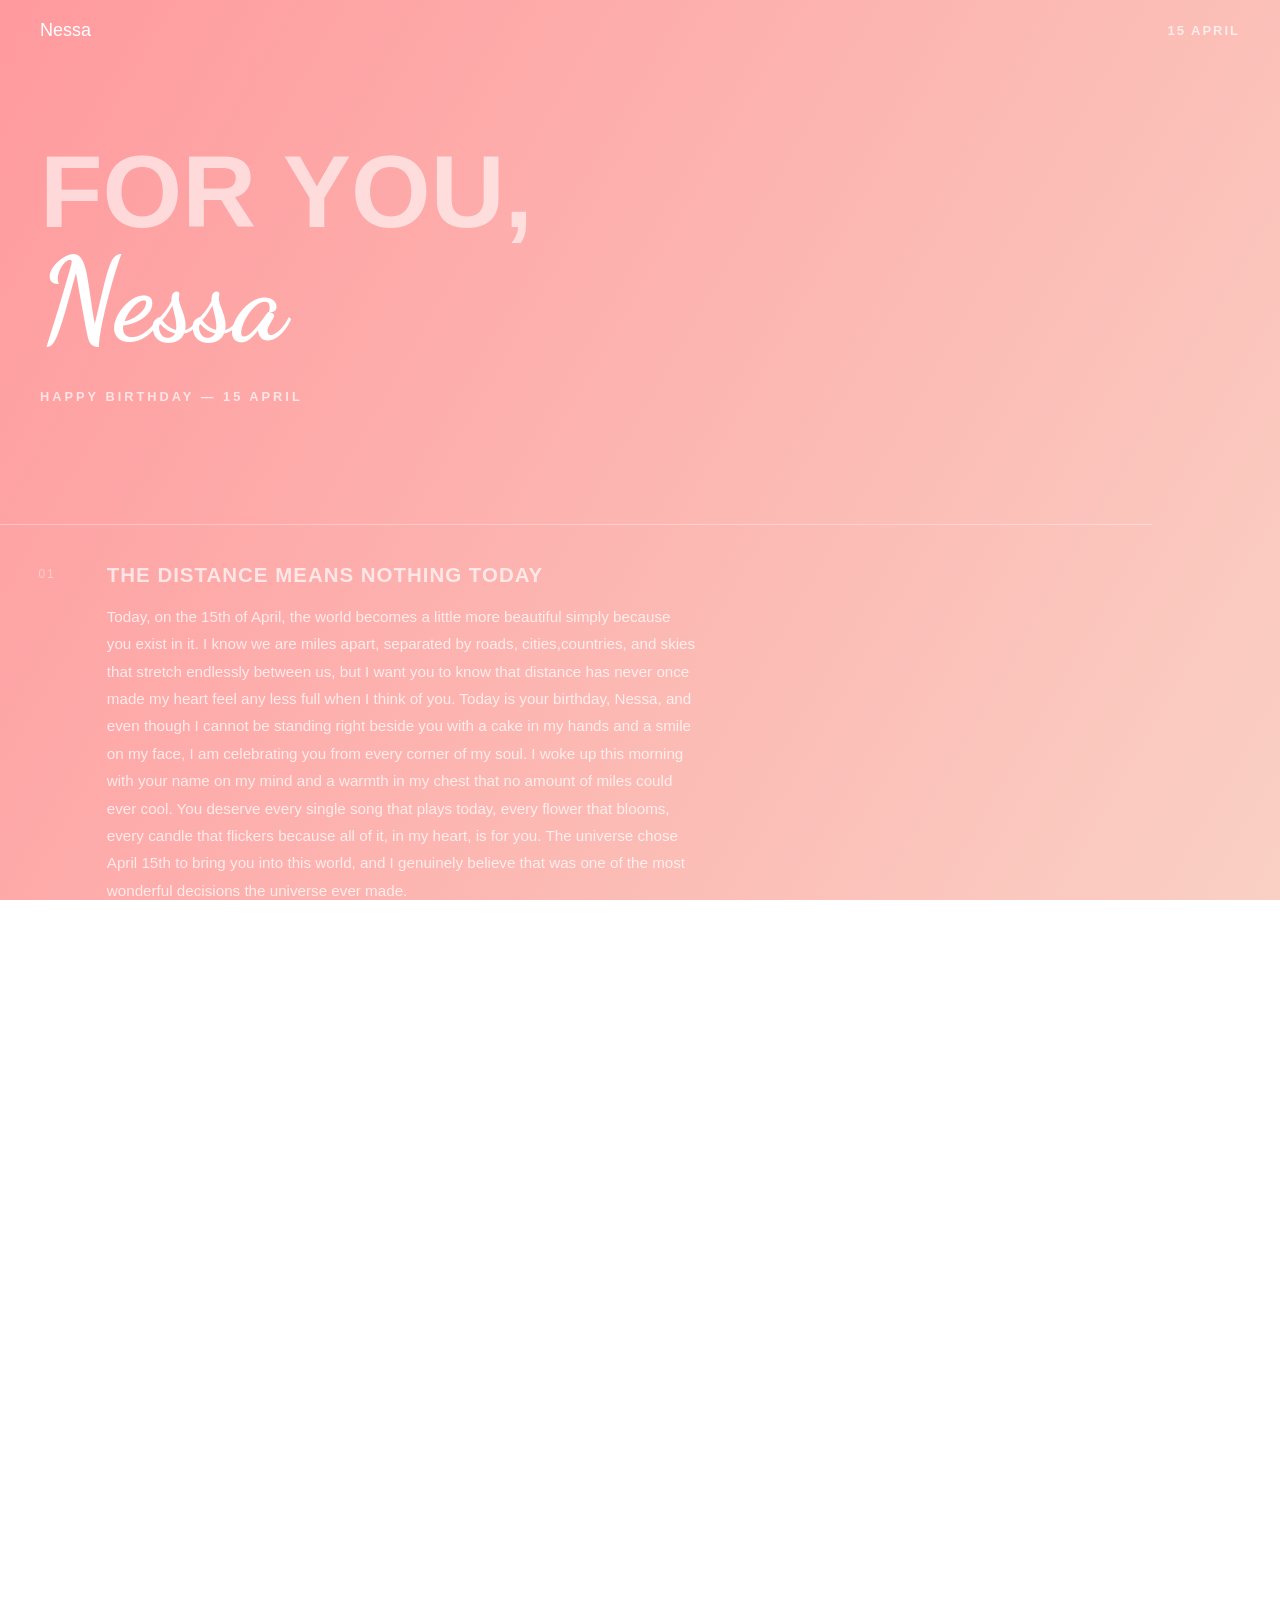
<file: link pages/random notes.html>
<!DOCTYPE html>
<html lang="en">
<head>
    <meta charset="UTF-8" />
    <meta name="viewport" content="width=device-width, initial-scale=1.0" />
    <title>Happy Birthday Nessa</title>
    <link href="https://fonts.googleapis.com/css2?family=Dancing+Script:wght@700&display=swap" rel="stylesheet">
<style>
@import url('https://fonts.googleapis.com/css2?family=Dancing+Script:wght@700&display=swap');

* { margin:0; padding:0; box-sizing:border-box; font-family:"General Sans",sans-serif; }
html,body { width:100%; height:100%; overflow-x:hidden; }

/* ── Background ── */
#birthday-bg {
    position:fixed; top:0; left:0;
    width:100%; height:100%; z-index:-1; overflow:hidden;
}
#birthday-bg::before {
    content:''; position:absolute; inset:0;
    background:linear-gradient(120deg,#ff9a9e,#fad0c4,#a18cd1,#fbc2eb,#ff9a9e);
    background-size:400% 400%;
    animation:gradientBG 15s ease infinite; z-index:-2;
}
@keyframes gradientBG {
    0%{background-position:0% 50%} 50%{background-position:100% 50%} 100%{background-position:0% 50%}
}

/* Balloons */
.balloon {
    position:absolute; bottom:-130px; width:50px; height:65px;
    border-radius:50% 50% 50% 50% / 60% 60% 40% 40%;
    animation:floatUp linear infinite; opacity:0;
    box-shadow:inset -6px -4px 12px rgba(0,0,0,.12),inset 6px 4px 12px rgba(255,255,255,.25);
}
.balloon::before {
    content:''; position:absolute; bottom:-5px; left:50%;
    transform:translateX(-50%); width:8px; height:6px;
    background:inherit; clip-path:polygon(0 0,100% 0,50% 100%); filter:brightness(.8);
}
.balloon::after {
    content:''; position:absolute; width:1px; height:55px;
    background:linear-gradient(to bottom,rgba(180,180,180,.5),rgba(180,180,180,.05));
    left:50%; transform:translateX(-50%); bottom:-60px;
}
.balloon:nth-child(1){background:linear-gradient(135deg,#ff6b6b,#ee5a24);left:6%;animation-duration:9s;animation-delay:0s;width:44px;height:58px}
.balloon:nth-child(2){background:linear-gradient(135deg,#ffd700,#f39c12);left:22%;animation-duration:11s;animation-delay:2s;width:54px;height:70px}
.balloon:nth-child(3){background:linear-gradient(135deg,#74b9ff,#0984e3);left:40%;animation-duration:10s;animation-delay:1s;width:40px;height:53px}
.balloon:nth-child(4){background:linear-gradient(135deg,#fd79a8,#e84393);left:60%;animation-duration:12s;animation-delay:3.5s;width:52px;height:68px}
.balloon:nth-child(5){background:linear-gradient(135deg,#55efc4,#00b894);left:78%;animation-duration:10s;animation-delay:.5s;width:46px;height:60px}
.balloon:nth-child(6){background:linear-gradient(135deg,#a29bfe,#6c5ce7);left:90%;animation-duration:13s;animation-delay:4s;width:38px;height:50px}
.balloon:nth-child(7){background:linear-gradient(135deg,#ffeaa7,#fdcb6e);left:15%;animation-duration:11s;animation-delay:5s;width:48px;height:63px}
@keyframes floatUp {
    0%{transform:translateY(0) translateX(0) rotate(0deg);opacity:0}
    8%{opacity:.8} 50%{transform:translateY(-55vh) translateX(18px) rotate(5deg)}
    100%{transform:translateY(-120vh) translateX(-12px) rotate(-5deg);opacity:0}
}

/* Confetti */
.confetti { position:absolute; top:-15px; animation:fall linear infinite; opacity:0; }
.confetti:nth-child(8) {left:4%;animation-duration:6s;animation-delay:0s;background:#ff4d4d;width:8px;height:13px;border-radius:2px}
.confetti:nth-child(9) {left:14%;animation-duration:8s;animation-delay:1.2s;background:#ffd700;width:6px;height:6px;border-radius:50%}
.confetti:nth-child(10){left:26%;animation-duration:7s;animation-delay:.8s;background:#1e90ff;width:10px;height:7px;border-radius:1px}
.confetti:nth-child(11){left:38%;animation-duration:9s;animation-delay:2.5s;background:#ff69b4;width:7px;height:14px;border-radius:2px}
.confetti:nth-child(12){left:52%;animation-duration:6.5s;animation-delay:.3s;background:#32cd32;width:9px;height:9px;border-radius:50%}
.confetti:nth-child(13){left:65%;animation-duration:7.5s;animation-delay:1.8s;background:#a18cd1;width:11px;height:8px;border-radius:2px}
.confetti:nth-child(14){left:76%;animation-duration:8.5s;animation-delay:3s;background:#fd79a8;width:5px;height:5px;border-radius:50%}
.confetti:nth-child(15){left:85%;animation-duration:5.5s;animation-delay:.6s;background:#ffd700;width:8px;height:12px;border-radius:2px}
.confetti:nth-child(16){left:93%;animation-duration:10s;animation-delay:2s;background:#74b9ff;width:6px;height:6px;border-radius:50%}
.confetti:nth-child(17){left:48%;animation-duration:7s;animation-delay:4s;background:#55efc4;width:9px;height:13px;border-radius:2px}
@keyframes fall {
    0%{transform:translateY(0) rotate(0deg);opacity:0}
    8%{opacity:.75} 100%{transform:translateY(110vh) rotate(720deg);opacity:0}
}

/* ── Layout ── */
#main { width:100%; color:#fff; }

/* NAV */
#nav {
    width:100%; padding:20px 40px; color:#fff;
    display:flex; align-items:center; justify-content:space-between;
}
#nav a { color:#fff; text-decoration:none; font-size:18px; }
#nav h4 { text-transform:uppercase; font-size:13px; opacity:.7; letter-spacing:2px; }

/* HERO */
#wish-hero { padding:80px 40px 60px; overflow:hidden; }

.bounding { overflow:hidden; width:100%; }
.boundingelem {
    display:block;
    transform:translateY(110%);
    animation:slideUp .9s cubic-bezier(.16,1,.3,1) forwards;
}
@keyframes slideUp { to{transform:translateY(0)} }

.wish-title {
    font-size:8vw; font-weight:900; text-transform:uppercase;
    opacity:.6; line-height:1; animation-delay:.1s;
}
.wish-subtitle {
    font-family:'Dancing Script',cursive; font-size:9vw;
    font-weight:700; line-height:1; animation-delay:.3s;
}
#wish-date { margin-top:30px; }
#wish-date h5 {
    font-size:1vw; text-transform:uppercase;
    opacity:.7; letter-spacing:3px; animation-delay:.5s;
}

/* PARAGRAPHS */
#wish-body { width:100%; padding-top:60px; padding-right:10vw; }

.wish-para {
    width:100%;
    border-top:1px solid rgba(255,255,255,.35);
    padding:3vw 3vw;
    display:flex; align-items:flex-start; gap:3vw;
    position:relative;
    opacity:0; transform:translateY(40px);
    transition:opacity .7s ease var(--delay), transform .7s ease var(--delay),
                padding-left .6s cubic-bezier(.075,.82,.165,1), background-color .4s ease;
}
.wish-para.visible { opacity:1; transform:translateY(0); }
.wish-para:last-child { border-bottom:1px solid rgba(255,255,255,.35); }
.wish-para:hover { padding-left:6vw; background-color:rgba(255,255,255,.05); }

.para-num {
    font-size:.75rem; opacity:.4; letter-spacing:2px;
    text-transform:uppercase; min-width:30px; padding-top:4px; flex-shrink:0;
}
.para-content { flex:1; }
.para-title {
    font-size:1.6vw; text-transform:uppercase; font-weight:900;
    opacity:.7; margin-bottom:1rem; letter-spacing:1px; transition:opacity .4s ease;
}
.wish-para:hover .para-title { opacity:1; }
.para-content p { font-size:.95rem; line-height:1.8; opacity:.75; max-width:70ch; }

/* FOOTER */
#footer {
    display:flex; align-items:center; justify-content:space-between;
    padding:30px; color:#fff; margin-top:40px;
}
#footerleft { display:flex; gap:30px; }
#footerleft h5 { text-transform:uppercase; font-size:13px; opacity:.7; }
#borderline {
    width:1px; height:40px;
    background:linear-gradient(to bottom,transparent,rgba(255,255,255,.35),transparent);
}
#footerright { display:flex; gap:20px; }
#footer a {
    color:#fff; text-decoration:none; text-transform:uppercase;
    font-size:17px; font-weight:500; transition:opacity .3s ease;
}
#footer a:hover { opacity:.6; }

/* ── Responsive ── */
@media(max-width:768px){
    #wish-hero{padding:60px 25px 40px}
    .wish-title{font-size:13vw}
    .wish-subtitle{font-size:14vw}
    #wish-date h5{font-size:11px}
    #wish-body{padding-right:0}
    .para-title{font-size:14px}
    .wish-para{padding:5vw;flex-direction:column;gap:8px}
    .wish-para:hover{padding-left:5vw}
    #footer{flex-direction:column-reverse;gap:15px}
    #borderline{width:80%;height:1px;background:linear-gradient(to right,transparent,rgba(255,255,255,.3),transparent)}
    #nav{padding:20px 25px}
}
@media(max-width:480px){
    .wish-title{font-size:15vw}
    .wish-subtitle{font-size:16vw}
    .para-content p{font-size:14px}
}
</style>
</head>
<body>

<div id="birthday-bg">
    <div class="balloon"></div><div class="balloon"></div><div class="balloon"></div>
    <div class="balloon"></div><div class="balloon"></div><div class="balloon"></div>
    <div class="balloon"></div>
    <div class="confetti"></div><div class="confetti"></div><div class="confetti"></div>
    <div class="confetti"></div><div class="confetti"></div><div class="confetti"></div>
    <div class="confetti"></div><div class="confetti"></div><div class="confetti"></div>
    <div class="confetti"></div>
</div>

<div id="main">

    <div id="nav">
        <a href="#">Nessa</a>
        <h4>15 April</h4>
    </div>

    <div id="wish-hero">
        <div class="bounding"><h1 class="boundingelem wish-title">For You,</h1></div>
        <div class="bounding"><h1 class="boundingelem wish-subtitle">Nessa</h1></div>
        <div id="wish-date">
            <div class="bounding"><h5 class="boundingelem">Happy Birthday — 15 April</h5></div>
        </div>
    </div>

    <div id="wish-body">

        <div class="wish-para" style="--delay:0.1s">
            <span class="para-num">01</span>
            <div class="para-content">
                <h2 class="para-title">The Distance Means Nothing Today</h2>
                <p>Today, on the 15th of April, the world becomes a little more beautiful simply because you exist in it. I know we are miles apart, separated by roads, cities,countries, and skies that stretch endlessly between us, but I want you to know that distance has never once made my heart feel any less full when I think of you. Today is your birthday, Nessa, and even though I cannot be standing right beside you with a cake in my hands and a smile on my face, I am celebrating you from every corner of my soul. I woke up this morning with your name on my mind and a warmth in my chest that no amount of miles could ever cool. You deserve every single song that plays today, every flower that blooms, every candle that flickers because all of it, in my heart, is for you. The universe chose April 15th to bring you into this world, and I genuinely believe that was one of the most wonderful decisions the universe ever made.</p>
            </div>
        </div>

        <div class="wish-para" style="--delay:0.15s">
            <span class="para-num">02</span>
            <div class="para-content">
                <h2 class="para-title">What You Mean to Me</h2>
                <p>There are people in this world who walk into your life and rearrange everything — the way you think, the way you feel, the way you see ordinary things like sunsets and rainy evenings and late-night skies. Nessa, you are that person for me. Since the day you came into my life, everything has carried a different kind of meaning. A song on the radio reminds me of you. A quiet evening makes me wish I could share it with you. Even something as simple as a good meal makes me want to tell you about it, because somehow, things only feel complete when you're part of them. On this birthday of yours, I want you to understand just how deeply you have shaped me into a better, softer, more hopeful version of myself. You didn't just walk into my life — you lit it up. And from this distance, I want to send you every ounce of love I have stored in me, all wrapped up in words because my arms can't reach you just yet.</p>
            </div>
        </div>

        <div class="wish-para" style="--delay:0.2s">
            <span class="para-num">03</span>
            <div class="para-content">
                <h2 class="para-title">A Love That Travels Across Miles</h2>
                <p>Long-distance love is not easy — anyone who says otherwise has never truly lived it. It's the ache of wanting to hold someone and having nothing but a screen to look at. It's falling asleep wishing they were beside you, and waking up to a good morning text instead of their voice. But Nessa, I want you to know that every single day of this distance has only made me more certain about you, more sure of what we have, and more grateful for every moment we do get to share, even through a phone screen. Today, on your birthday, I wish I could teleport across every mile between us and surprise you with open arms. I wish I could see your face light up, hear your laugh, and sit beside you as you blow out your candles. But since I can't, please know that my heart is making that journey anyway. Love doesn't need a flight ticket — mine has already arrived at your doorstep.</p>
            </div>
        </div>

        <div class="wish-para" style="--delay:0.25s">
            <span class="para-num">04</span>
            <div class="para-content">
                <h2 class="para-title">The Girl Who Deserves the World</h2>
                <p>If I could describe you in one line, Nessa, I would simply say: she deserves the whole world and then some. You are someone who carries so much warmth inside you, who gives so freely, who loves so genuinely, and who makes the people around you feel seen and valued in a way that is truly rare. On your birthday, I want you to stop for a moment and turn all that beautiful love you give others back onto yourself. Today is YOUR day. You deserve to be celebrated loudly, tenderly, and completely. You deserve the best food, the longest hugs, the most heartfelt wishes, and a day so good it makes you smile when you think about it years from now. I wish I was there to make that happen in person, but please know that from wherever I am, I am sending you all my best energy, all my love, and every single birthday wish a heart can hold all dedicated to you.</p>
            </div>
        </div>

        <div class="wish-para" style="--delay:0.3s">
            <span class="para-num">05</span>
            <div class="para-content">
                <h2 class="para-title">Every April 15th Is Sacred to Me</h2>
                <p>Before I knew you, April 15th was just another date on the calendar nothing extraordinary, nothing to look forward to. But now? Now it is one of the most important days of the year to me. It is the day the world was gifted with you, Nessa, and I could not be more thankful for that gift. Every year when this date rolls around, I feel something shift inside me — a kind of quiet joy mixed with deep gratitude that you are alive, that you are you, and that somehow, out of all the people in the world, I got to be close to you. Distance makes me unable to celebrate this day the way I truly want to, but it does not stop me from feeling everything. Today I am raising an invisible toast to you, sending wishes through the wind, and hoping that somehow the universe carries every bit of my love straight to your heart.</p>
            </div>
        </div>

        <div class="wish-para" style="--delay:0.35s">
            <span class="para-num">06</span>
            <div class="para-content">
                <h2 class="para-title">The Things I'd Do If I Were There</h2>
                <p> I'd wake up early earlier than you and make sure everything was perfectly ready before you even opened your eyes. There would be flowers, the kind you love most, placed somewhere you'd see them first thing in the morning. I'd make you your favorite breakfast and bring it to you before you even had to ask. I'd sing you happy birthday terribly and off-key just to make you laugh, because your laugh is honestly one of the most beautiful sounds I've ever heard. I'd take you somewhere that makes you happy, somewhere that makes your eyes light up, and I'd spend the whole day just watching you be joyful. And at the end of the night, I'd hold you close and whisper all the things I love about you until you fell asleep smiling. I can't do all of that today, Nessa — but I promise you, one day I will. And it'll be worth the wait.</p>
            </div>
        </div>

        <div class="wish-para" style="--delay:0.4s">
            <span class="para-num">07</span>
            <div class="para-content">
                <h2 class="para-title">A Paragraph Full of Gratitude</h2>
                <p>On your birthday, I want to take a moment to thank you — genuinely, deeply thank you. Thank you for choosing to stay even when the distance gets heavy and the silence gets too loud. Thank you for every late-night conversation, every voice note, every message you sent just to let me know you were thinking of me. Thank you for being patient with me, for understanding me in ways that sometimes even surprise me, and for making this long-distance thing feel less like a burden and more like proof that something real and strong exists between us. You are not just my person, Nessa — you are my anchor. You are the reason I look forward to the future, the reason I believe that good things are worth working for, and the reason I know that love, real love, is absolutely worth every mile. So today, on your birthday, I want to thank the universe for you and thank you for being you.</p>
            </div>
        </div>

        <div class="wish-para" style="--delay:0.45s">
            <span class="para-num">08</span>
            <div class="para-content">
                <h2 class="para-title">My Favorite Human Being</h2>
                <p>Out of everyone I have ever known, out of every face I have ever seen and every voice I have ever heard, you remain my absolute favorite, Nessa. There is something about you that just feels like home  a warmth, a familiarity, a comfort that I have never found anywhere else. You make the ordinary feel extraordinary. You make hard days feel manageable. You make good days feel golden. And on your birthday, I want the world to reflect back to you even a fraction of what you give to others every single day. I hope your phone overflows with birthday messages. I hope your heart overflows with happiness. I hope you eat your favorite food, wear your favorite outfit, and feel like the absolute star that you are. You are my favorite human being on this planet, and I mean that with every single piece of me. Happy birthday, Nessa — today belongs to you.</p>
            </div>
        </div>

        <div class="wish-para" style="--delay:0.5s">
            <span class="para-num">09</span>
            <div class="para-content">
                <h2 class="para-title">The Future I Dream About</h2>
                <p>One of the things that keeps me going through this distance is the future I dream about  a future where the miles between us are finally gone, where we are no longer just voices in each other's phones but actual presences in each other's daily lives. I dream about waking up and not having to calculate time zones. I dream about being able to say "come over" and actually having you show up at the door. I dream about the birthday where I am not writing you a paragraph from far away but instead whispering happy birthday in your ear as the clock strikes midnight. That future feels so real to me, Nessa, so vivid and so close. And on your birthday today, that dream burns a little brighter in my chest. Every year that passes is a year closer to that future. Every birthday is one more reminder that what we have is worth every sacrifice, every wait, every hard night. Here's to you, and here's to us, and here's to everything that's still ahead.</p>
            </div>
        </div>

        <div class="wish-para" style="--delay:0.55s">
            <span class="para-num">10</span>
            <div class="para-content">
                <h2 class="para-title">Simply: I Love You, Nessa</h2>
                <p>At the end of every beautiful word, every long paragraph, every wish and prayer and hope I have sent your way today, it all comes down to something very simple  I love you. I love you in the ordinary moments and the extraordinary ones. I love you in the silence and in the conversations that stretch past midnight. I love you across every mile that sits between us, through every time zone and every restless night. I love you on regular Tuesdays and I love you especially today, on April 15th, the day this world became better because you were born into it. Happy birthday, my Nessa. You are so deeply loved, so sincerely treasured, and so endlessly cherished  not just today, not just in this season, but always. May this birthday bring you so much joy it spills over into every day that follows. May every wish you make today come true. And may you always, always know that somewhere out there, someone loves you more than words can ever fully say. 🎂</p>
            </div>
        </div>

    </div>

    <div id="footer">
        <div id="footerleft">
            <h5>Cheers to You!</h5>
            <h5>15 April</h5>
        </div>
        <div id="borderline"></div>
        <div id="footerright">
            <a href="#">Your Special Day</a>
            <a href="#">With Love</a>
        </div>
    </div>

</div>

<script>
document.addEventListener('DOMContentLoaded', function () {
    var paras = document.querySelectorAll('.wish-para');
    var observer = new IntersectionObserver(function (entries) {
        entries.forEach(function (entry) {
            if (entry.isIntersecting) {
                entry.target.classList.add('visible');
                observer.unobserve(entry.target);
            }
        });
    }, { threshold: 0.12 });
    paras.forEach(function (para) { observer.observe(para); });
});
</script>

</body>
</html>
</file>
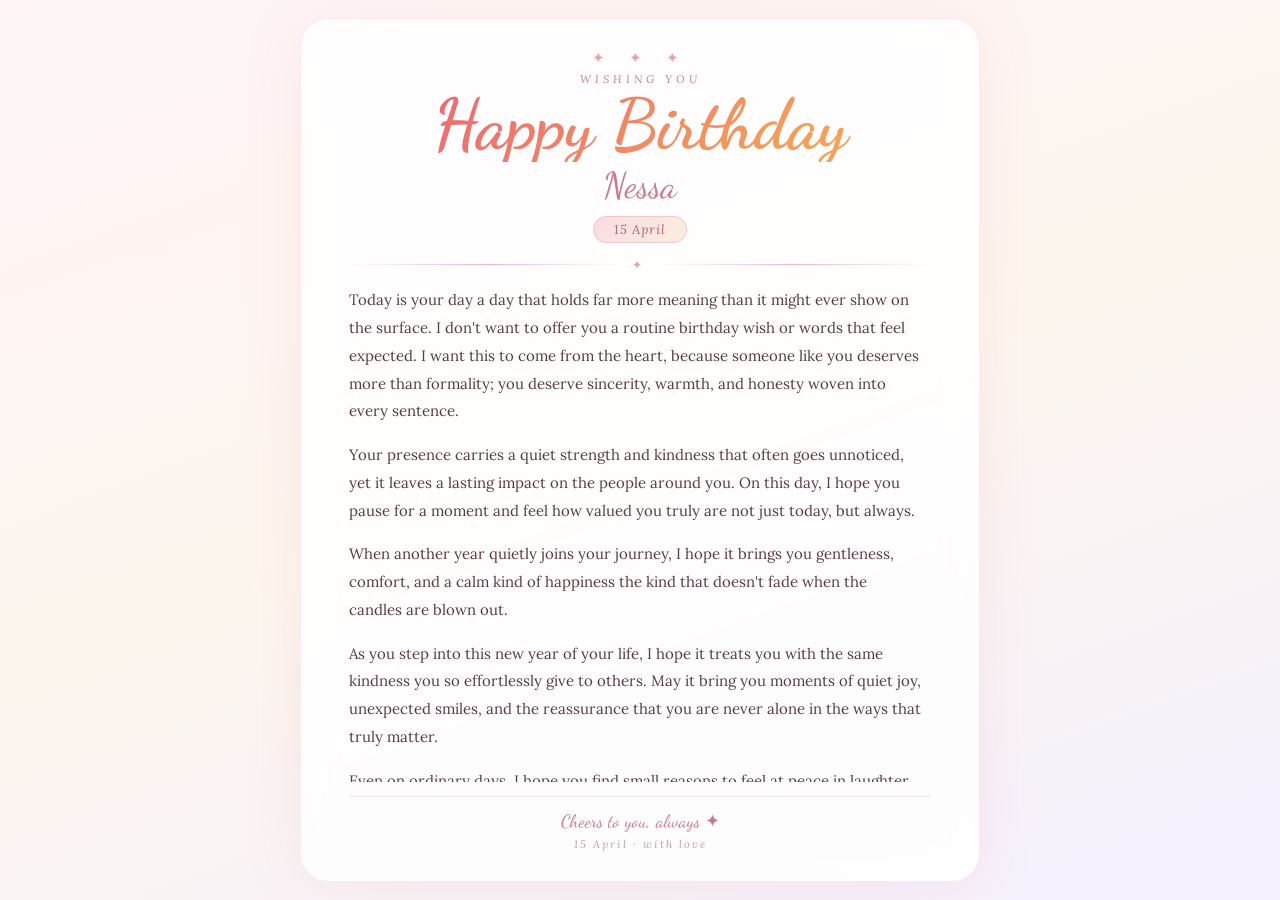
<file: link pages/wish.html>
<!DOCTYPE html>
<html lang="en">
<head>
    <meta charset="UTF-8" />
    <meta name="viewport" content="width=device-width, initial-scale=1.0" />
    <title>Happy Birthday Nessa</title>
    <link href="https://fonts.googleapis.com/css2?family=Dancing+Script:wght@600;700&family=Lora:ital,wght@0,400;0,500;1,400&display=swap" rel="stylesheet">
    <link rel="stylesheet" href="wish.css" />
</head>
<body>

    <canvas id="canvas-container"></canvas>

    <div class="bd-root" id="root">

        <div class="card">
            <div class="top-ornament">✦ ✦ ✦</div>
            <p class="label">wishing you</p>
            <h1 class="title">Happy Birthday</h1>
            <p class="subtitle">Nessa</p>
            <div class="name-badge"><span>15 April</span></div>
            <div class="divider">✦</div>

            <div class="message-box">
                <p>Today is your day  a day that holds far more meaning than it might ever show on the surface. I don't want to offer you a routine birthday wish or words that feel expected. I want this to come from the heart, because someone like you deserves more than formality; you deserve sincerity, warmth, and honesty woven into every sentence.</p>
                <p>Your presence carries a quiet strength and kindness that often goes unnoticed, yet it leaves a lasting impact on the people around you. On this day, I hope you pause for a moment and feel how valued you truly are not just today, but always.</p>
                <p>When another year quietly joins your journey, I hope it brings you gentleness, comfort, and a calm kind of happiness the kind that doesn't fade when the candles are blown out.</p>
                <p>As you step into this new year of your life, I hope it treats you with the same kindness you so effortlessly give to others. May it bring you moments of quiet joy, unexpected smiles, and the reassurance that you are never alone in the ways that truly matter.</p>
                <p>Even on ordinary days, I hope you find small reasons to feel at peace in laughter shared, in simple conversations, and in the comfort of knowing you are appreciated more than you realize.</p>
                <p>May this year help you grow in ways that feel right for you, not rushed or forced, but natural and steady. Whatever paths you choose, I hope they lead you toward confidence, calm, and fulfillment.</p>
                <p>And through it all, remember that your presence makes a difference subtly, sincerely, and beautifully just by being you. 🌼</p>
            </div>

            <div class="footer-line">
                <p>Cheers to you, always ✦</p>
                <span class="date-tag">15 April · with love</span>
            </div>
        </div>

    </div>

    <script src="wish.js"></script>
</body>
</html>
</file>
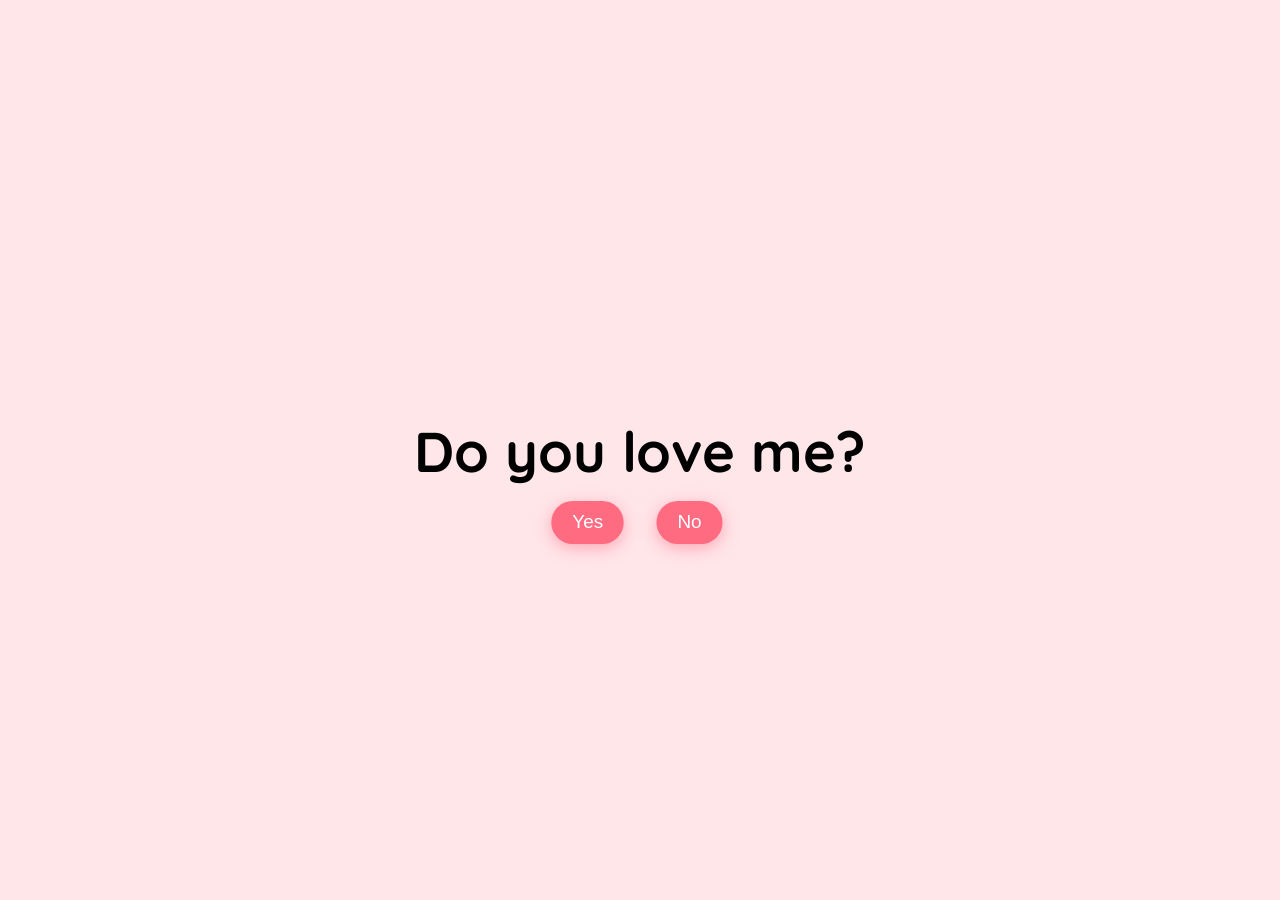
<file: link pages/Do you love me code/love.html>
<!DOCTYPE html>
<html lang="en">
<head>
    <meta charset="UTF-8" />
    <meta name="viewport" content="width=device-width, initial-scale=1.0" />

    <link rel="preconnect" href="https://fonts.googleapis.com" />
    <link rel="preconnect" href="https://fonts.gstatic.com" crossorigin />
    <link
      href="https://fonts.googleapis.com/css2?family=Quicksand:wght@300..700&display=swap"
      rel="stylesheet"
    />

    <link rel="stylesheet" href="love.css" />
    <title>Do you love me? | @coding.stella</title>
</head>

<body>

<div class="question-container container">
    <video class="local-gif" src="Reply me love.mp4" autoplay muted loop></video>

    <h2 class="question">Do you love me?</h2>

    <div class="button-container">
      <button class="yes-btn btn js-yes-btn">Yes</button>
      <button class="no-btn btn js-no-btn">No</button>
    </div>
</div>

<div class="result-container container">
    <video class="gif-result" src="Love me.mp4" autoplay loop></video>
    <h2>I knew it😍!</h2>
</div>

<div class="cssload-main">
  <div class="cssload-heart">
    <span class="cssload-heartL"></span>
    <span class="cssload-heartR"></span>
    <span class="cssload-square"></span>
  </div>
  <div class="cssload-shadow"></div>
</div>

<script src="love.js"></script>

</body>
</html>
</file>
<file: link pages/wish.css>
* {
    box-sizing: border-box;
    margin: 0;
    padding: 0;
}

html, body {
    height: 100%;
    width: 100%;
    overflow: hidden;
    font-family: 'Lora', Georgia, serif;
}

#canvas-container {
    position: fixed;
    inset: 0;
    z-index: 0;
    pointer-events: none;
}

/* Falling petals */
.petal {
    position: fixed;
    border-radius: 50% 0 50% 0;
    opacity: 0.18;
    animation: drift linear infinite;
    pointer-events: none;
    z-index: 1;
}

@keyframes drift {
    0%   { transform: translateY(-60px) rotate(0deg); opacity: 0; }
    10%  { opacity: 0.18; }
    90%  { opacity: 0.18; }
    100% { transform: translateY(110vh) rotate(360deg); opacity: 0; }
}

.bd-root {
    height: 100vh;
    width: 100vw;
    background: linear-gradient(160deg, #fff5f7 0%, #fdf6ee 50%, #f5f0ff 100%);
    display: flex;
    align-items: center;
    justify-content: center;
    padding: 1rem;
    position: relative;
    overflow: hidden;
}

/* Card */
.card {
    position: relative;
    z-index: 2;
    width: 100%;
    max-width: 680px;
    background: rgba(255, 255, 255, 0.82);
    backdrop-filter: blur(16px);
    -webkit-backdrop-filter: blur(16px);
    border: 1px solid rgba(255, 200, 210, 0.4);
    border-radius: 28px;
    padding: 1.8rem 3rem;
    box-shadow: 0 4px 60px rgba(220, 130, 150, 0.12);
    animation: floatCard 5s ease-in-out infinite;
    display: flex;
    flex-direction: column;
    max-height: 96vh;
}

@keyframes floatCard {
    0%, 100% { transform: translateY(0px); }
    50%       { transform: translateY(-8px); }
}

/* Header elements */
.top-ornament {
    text-align: center;
    margin-bottom: 0.3rem;
    font-size: 15px;
    letter-spacing: 10px;
    color: #e8a0b0;
    flex-shrink: 0;
}

.label {
    text-align: center;
    font-family: 'Lora', serif;
    font-style: italic;
    font-size: 11px;
    letter-spacing: 4px;
    text-transform: uppercase;
    color: #c97a90;
    margin-bottom: 0.2rem;
    flex-shrink: 0;
}

.title {
    text-align: center;
    font-family: 'Dancing Script', cursive;
    font-size: clamp(42px, 7vw, 70px);
    font-weight: 700;
    line-height: 1.05;
    margin-bottom: 0.1rem;
    background: linear-gradient(135deg, #e8607a 0%, #f4a259 40%, #c97ddb 100%);
    background-size: 200% 200%;
    -webkit-background-clip: text;
    background-clip: text;
    color: transparent;
    animation: shimmer 6s ease infinite;
    flex-shrink: 0;
}

@keyframes shimmer {
    0%   { background-position: 0% 50%; }
    50%  { background-position: 100% 50%; }
    100% { background-position: 0% 50%; }
}

.subtitle {
    text-align: center;
    font-family: 'Dancing Script', cursive;
    font-size: clamp(24px, 4vw, 36px);
    color: #c97a90;
    margin-bottom: 0.15rem;
    flex-shrink: 0;
}

.name-badge {
    text-align: center;
    margin: 0.4rem 0 0.9rem;
    flex-shrink: 0;
}

.name-badge span {
    display: inline-block;
    background: linear-gradient(135deg, #f8dce3, #fceede);
    border: 1px solid rgba(220, 150, 170, 0.35);
    border-radius: 50px;
    padding: 4px 20px;
    font-family: 'Lora', serif;
    font-style: italic;
    font-size: 13px;
    color: #b5607a;
    letter-spacing: 1px;
}

.divider {
    display: flex;
    align-items: center;
    gap: 10px;
    margin: 0 0 0.9rem;
    color: #e8a0b0;
    font-size: 12px;
    letter-spacing: 6px;
    flex-shrink: 0;
}

.divider::before,
.divider::after {
    content: '';
    flex: 1;
    height: 1px;
    background: linear-gradient(to right, transparent, #f0b8c8, transparent);
}

/* Message — scrolls inside the card only */
.message-box {
    flex: 1;
    overflow-y: auto;
    overflow-x: hidden;
    padding-right: 8px;
    min-height: 0;
}

.message-box::-webkit-scrollbar { width: 4px; }
.message-box::-webkit-scrollbar-track { background: transparent; }
.message-box::-webkit-scrollbar-thumb {
    background: #f0b8c8;
    border-radius: 10px;
}

.message-box p {
    font-size: 15px;
    line-height: 1.85;
    color: #5a3a42;
    margin-bottom: 1rem;
    font-weight: 400;
}

.message-box p:last-child {
    margin-bottom: 0;
}

/* Footer */
.footer-line {
    text-align: center;
    margin-top: 0.9rem;
    padding-top: 0.8rem;
    border-top: 1px solid rgba(220, 150, 170, 0.25);
    flex-shrink: 0;
}

.footer-line p {
    font-family: 'Dancing Script', cursive;
    font-size: 18px;
    color: #c97a90;
}

.date-tag {
    display: inline-block;
    margin-top: 3px;
    font-family: 'Lora', serif;
    font-style: italic;
    font-size: 11px;
    color: #c9a0a8;
    letter-spacing: 2px;
}

/* Mobile */
@media (max-width: 600px) {
    .card {
        padding: 1.3rem 1.5rem;
        border-radius: 20px;
        max-height: 98vh;
    }

    .message-box p {
        font-size: 14px;
        line-height: 1.75;
        margin-bottom: 0.8rem;
    }

    .top-ornament { font-size: 12px; letter-spacing: 6px; }
}
</file>
<file: link pages/Do you love me code/love.css>
* {
  padding: 0;
  margin: 0;
  box-sizing: border-box;
}
body {
  display: grid;
  justify-content: center;
  align-items: center;
  background-color: #ffe6e9;
  font-family: "Quicksand", sans-serif;
}
.container {
  position: absolute;
  top: 50%;
  left: 50%;
  transform: translate(-50%, -50%);
  transition: 0.2s;
}

.question-container {
  position: absolute;
  top: 40%;
  left: 50%;
  transition: 0.2s;
}

.local-gif {
  width: 100%;
  max-width: 300px;
  border-radius: 10px;
  display: block;
  margin: 0 auto 3rem auto;
  pointer-events: none;
}

.question {
  font-size: 3.5rem;
  margin-bottom: 1rem;
}

.button-container {
  display: flex;
  justify-content: center;
  gap: 1.5rem;
}

.btn {
  position: absolute;
  border: none;
  border-radius: 50px;
  padding: 10px 20px;
  font-family: "Poppins", sans-serif;
  font-size: 18px;
  cursor: pointer;
  transition: all 0.3s ease;
  background-color: #ff6b81;
  color: white;
  transform: scale(1.05);
  box-shadow: 0px 4px 15px rgba(255, 107, 129, 0.5);
}

.btn:hover {
  background-color: #ffa4b1;
  transform: scale(1.1);
  box-shadow: 0px 6px 20px rgba(255, 107, 129, 0.7);
  text-shadow: 1px 1px 5px rgba(255, 182, 193, 0.8);
}

.yes-btn {
  right: 54%;
}

.no-btn {
  left: 54%;
}

/* RESULT SECTION */
.result-container {
  display: none;
  position: absolute;
  top: 40%;
  left: 50%;
  transform: translate(-50%, -50%);
}
.gif-result {
  border-radius: 10px;
  margin-bottom: 2rem;
}
.result-container h2 {
  font-size: 3.2rem;
  text-align: center;
}

/* HEART LOADER (unchanged) */
.cssload-main {
  display: none;
  position: absolute;
  top: 17%;
  left: 50%;
  margin: 200px auto 0 auto;
  transform: translate(-100%, -50%);
}

.cssload-main * {
  font-size: 62px;
}

.cssload-heart {
  animation: cssload-heart 2.88s cubic-bezier(0.75, 0, 0.5, 1) infinite normal;
  position: absolute;
  top: 50%;
  left: 50%;
}

.cssload-heartL,
.cssload-heartR {
  width: 1em;
  height: 1em;
  border: 1px solid #ff0000;
  background-color: #ff0000;
  border-radius: 100%;
  position: absolute;
}

.cssload-heartL {
  transform: translate(-28px, -27px);
  animation: cssload-heartL 2.88s infinite;
}

.cssload-heartR {
  transform: translate(28px, -27px);
  animation: cssload-heartR 2.88s infinite;
}

.cssload-square {
  width: 1em;
  height: 1em;
  background-color: #ff0000;
  position: relative;
  transform: rotate(-45deg);
  animation: cssload-square 2.88s infinite;
}

.cssload-shadow {
  position: relative;
  width: 1em;
  height: 0.24em;
  background-color: #d7d7d7;
  border-radius: 50%;
  animation: cssload-shadow 2.88s infinite;
  top: 97px;
  left: 50%;
}

/* animations */
@keyframes cssload-heart {
  50% { transform: rotate(360deg); }
  100% { transform: rotate(720deg); }
}

@keyframes cssload-square {
  50% { border-radius: 100%; transform: scale(0.5) rotate(-45deg); }
}

@keyframes cssload-shadow {
  50% { transform: scale(0.5); }
}
</file>
